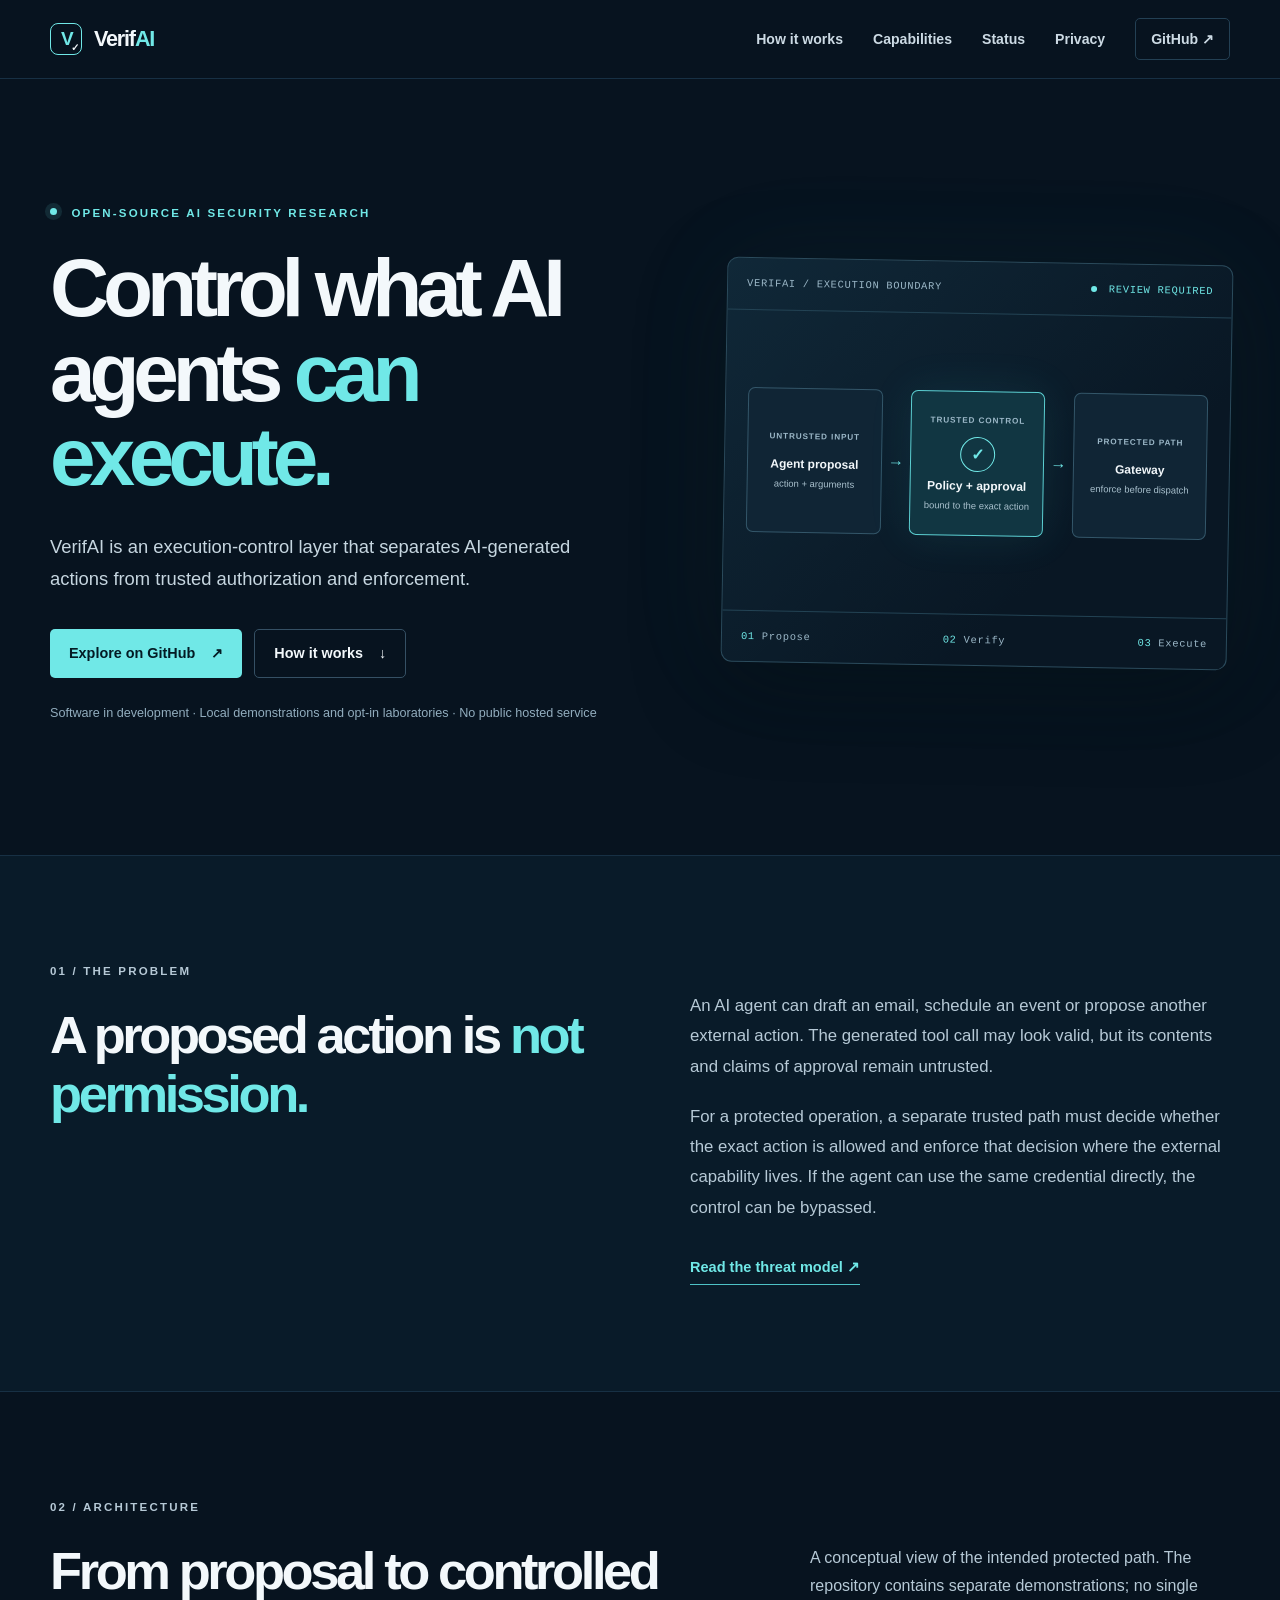
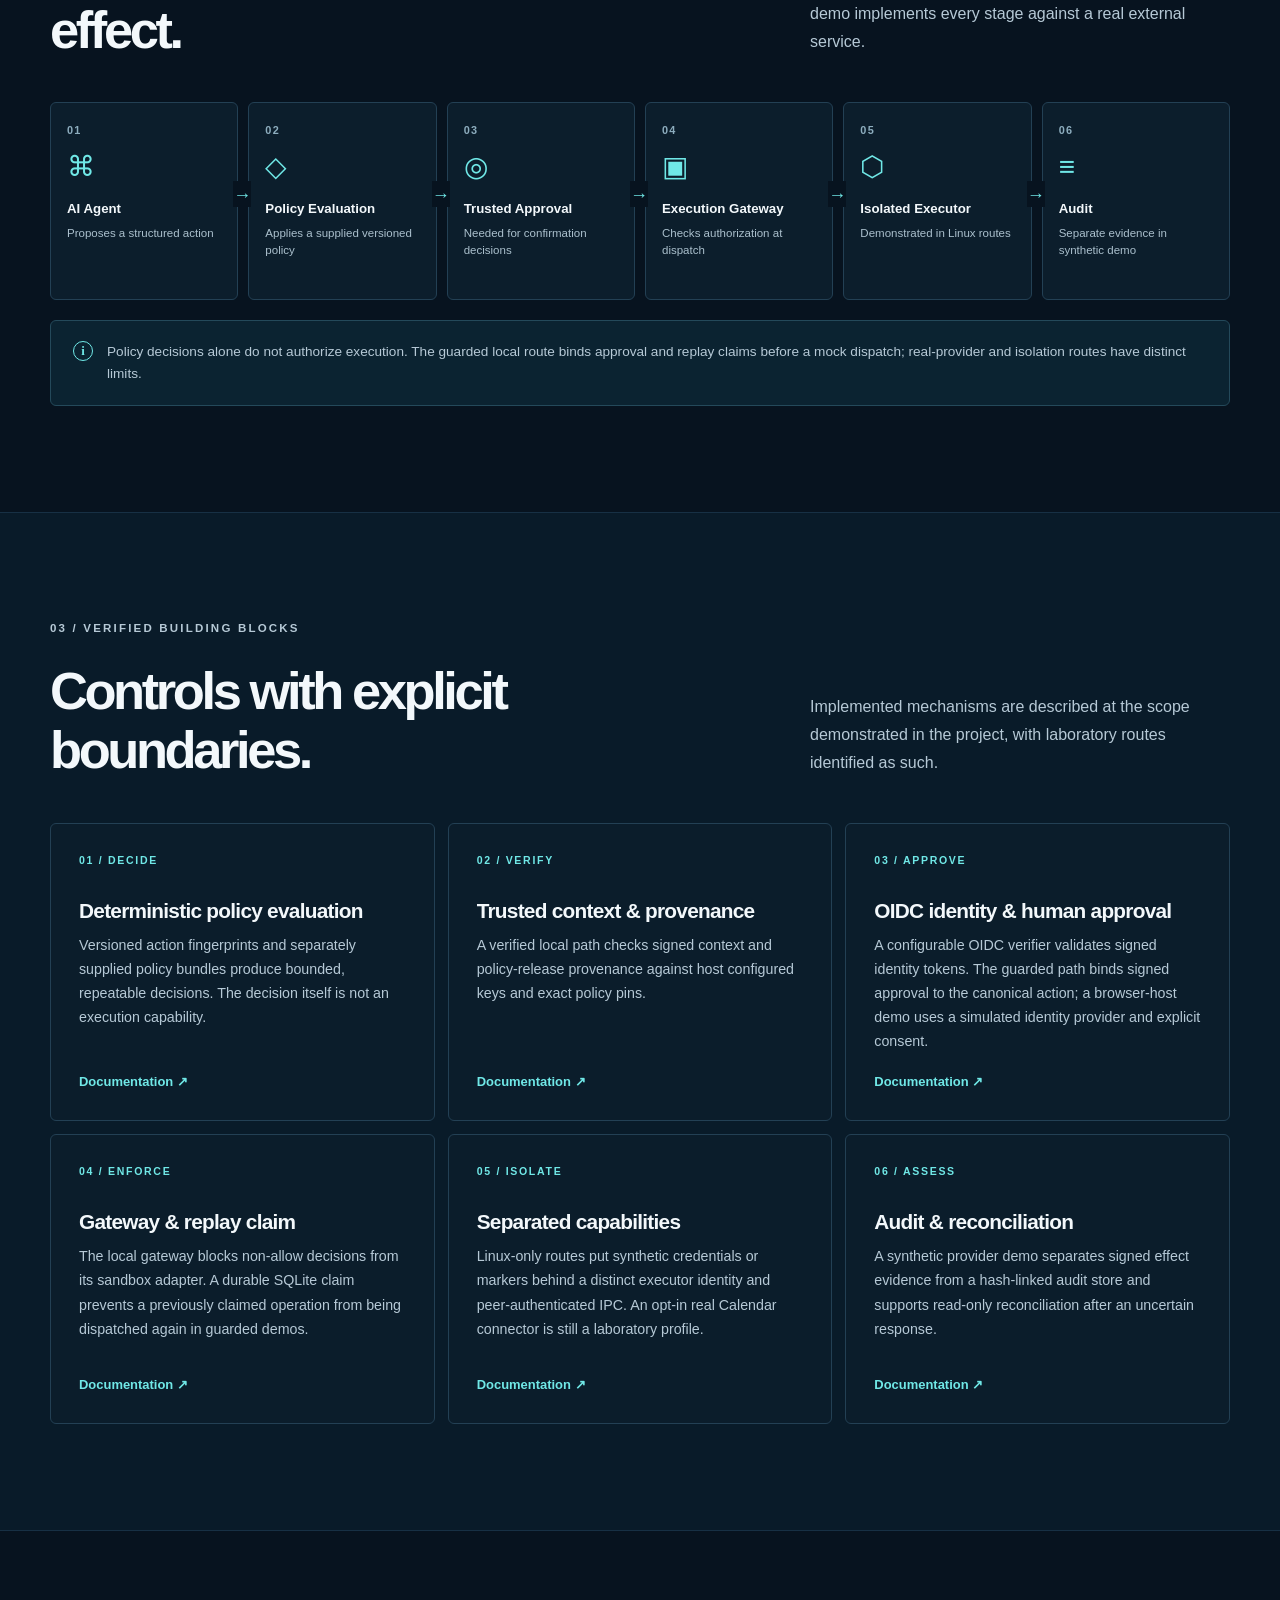
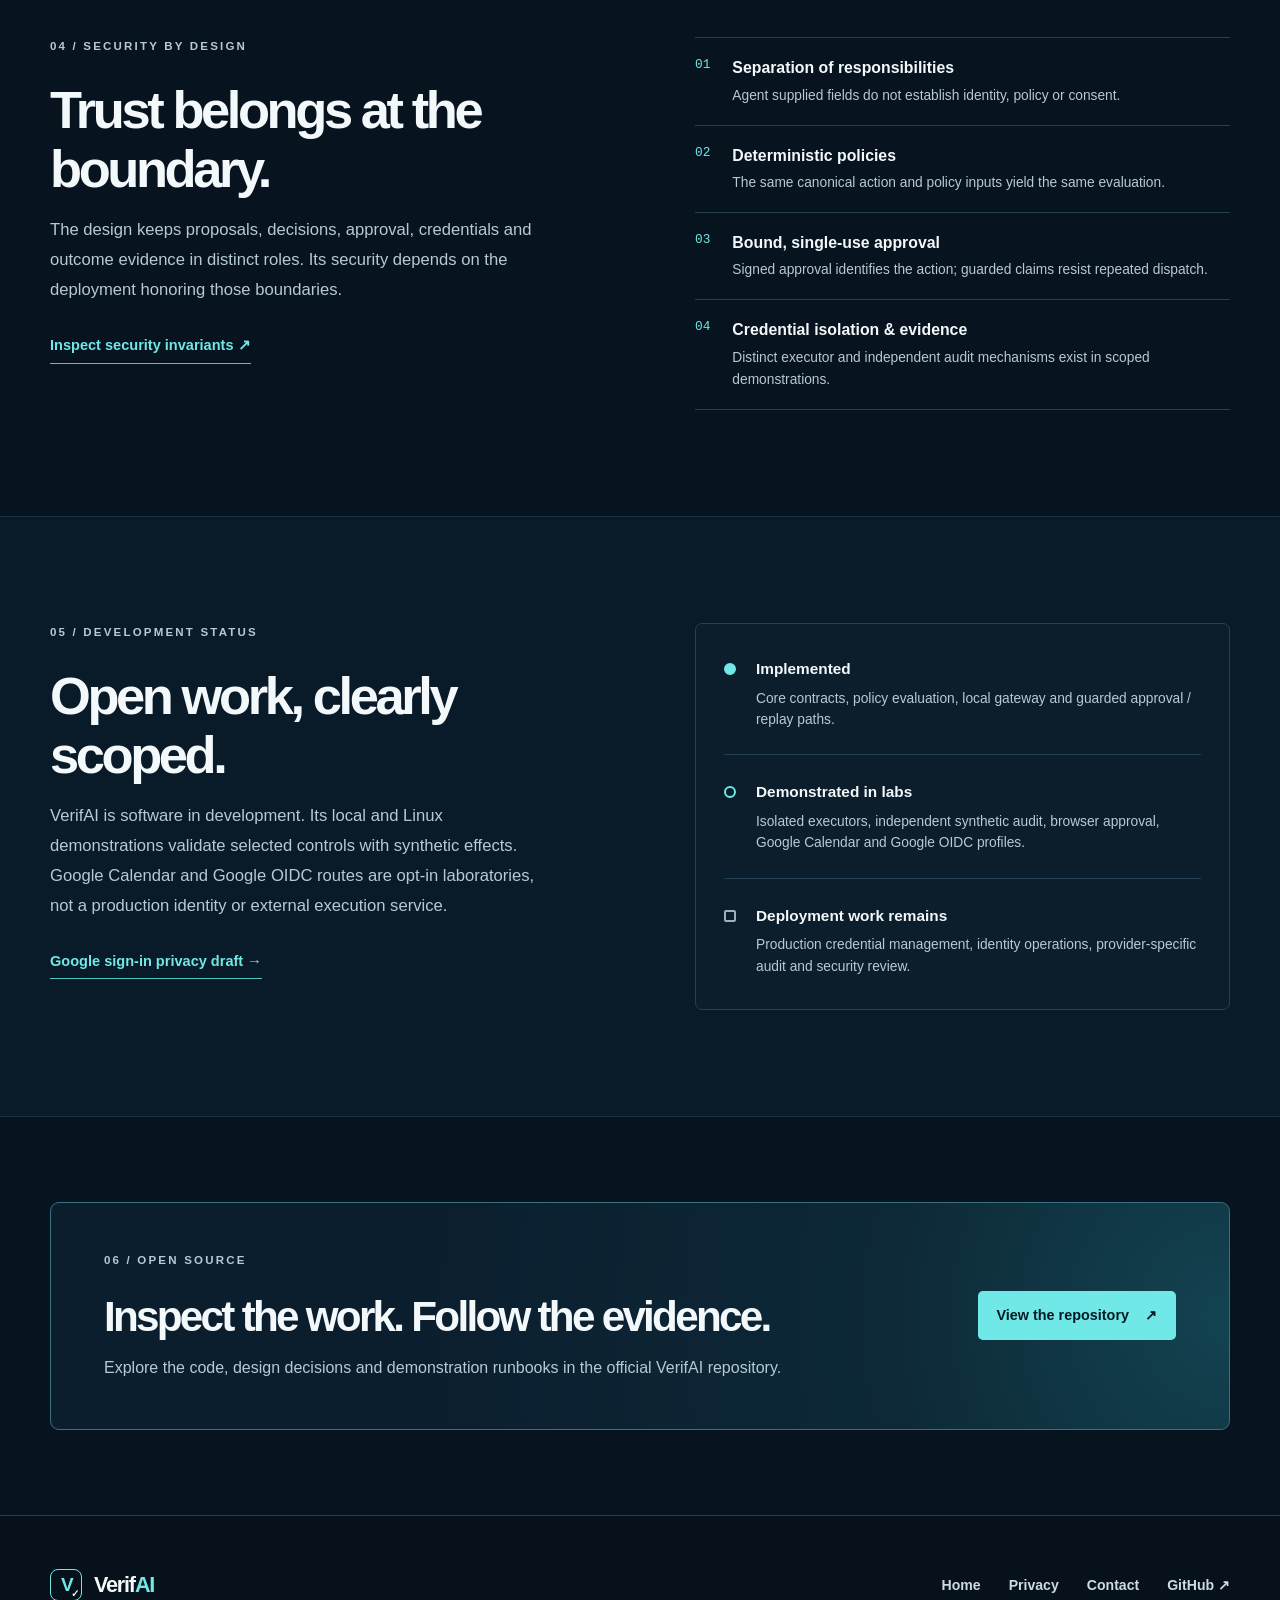
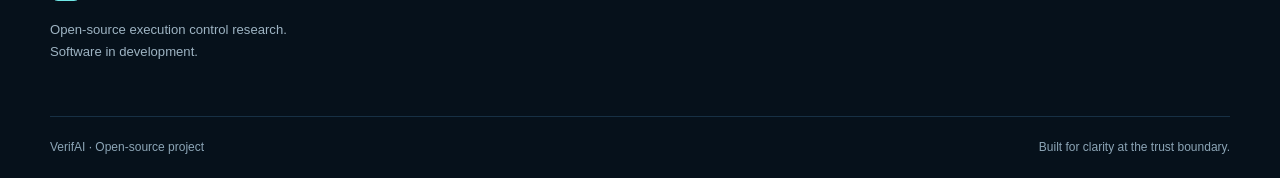
<file: index.html>
<!doctype html>
<html lang="en">
<head>
  <meta charset="utf-8">
  <meta name="google-site-verification" content="GyyQA_bqZAQE-1GQM5td1z6IvohtldfW6ysoO7a2B8w" />
  <meta name="viewport" content="width=device-width, initial-scale=1">
  <meta name="description" content="VerifAI is an open-source execution-control layer for actions proposed by AI agents. Explore deterministic policies, guarded execution, approvals and audit research.">
  <meta name="theme-color" content="#07131f">
  <meta property="og:type" content="website">
  <meta property="og:title" content="VerifAI — Control What AI Agents Can Execute">
  <meta property="og:description" content="An open-source execution-control layer separating AI-generated actions from trusted authorization and enforcement.">
  <meta property="og:image" content="https://michelespecchia.github.io/verifai-site/og-image.png">
  <meta name="twitter:card" content="summary_large_image">
  <link rel="icon" href="favicon.svg" type="image/svg+xml">
  <link rel="stylesheet" href="styles.css">
  <title>VerifAI — Control What AI Agents Can Execute</title>
</head>
<body>
  <a class="skip-link" href="#main">Skip to content</a>
  <header class="site-header">
    <div class="container header-inner">
      <a class="brand" href="index.html" aria-label="VerifAI home"><span class="brand-mark" aria-hidden="true">V<span>✓</span></span><span>Verif<span class="brand-accent">AI</span></span></a>
      <nav aria-label="Primary navigation" class="nav"><a href="#how-it-works">How it works</a><a href="#capabilities">Capabilities</a><a href="#status">Status</a><a href="privacy.html">Privacy</a><a href="https://github.com/MicheleSpecchia/VerifAI" class="nav-repo">GitHub <span aria-hidden="true">↗</span></a></nav>
    </div>
  </header>
  <main id="main">
    <section class="hero container" aria-labelledby="hero-title">
      <div class="hero-copy">
        <p class="eyebrow"><span class="pulse-dot" aria-hidden="true"></span> OPEN-SOURCE AI SECURITY RESEARCH</p>
        <h1 id="hero-title">Control what AI agents <em>can execute.</em></h1>
        <p class="hero-lead">VerifAI is an execution-control layer that separates AI-generated actions from trusted authorization and enforcement.</p>
        <div class="hero-actions"><a class="button button-primary" href="https://github.com/MicheleSpecchia/VerifAI">Explore on GitHub <span aria-hidden="true">↗</span></a><a class="button button-secondary" href="#how-it-works">How it works <span aria-hidden="true">↓</span></a></div>
        <p class="hero-note">Software in development · Local demonstrations and opt-in laboratories · No public hosted service</p>
      </div>
      <div class="hero-visual" aria-label="Conceptual illustration: a proposed action passes a trust boundary before execution" role="img">
        <div class="visual-top"><span>VERIFAI / EXECUTION BOUNDARY</span><span class="visual-live"><i></i> REVIEW REQUIRED</span></div>
        <div class="visual-flow"><div class="flow-agent"><span class="flow-tag">UNTRUSTED INPUT</span><strong>Agent proposal</strong><small>action + arguments</small></div><div class="flow-line"><span>→</span></div><div class="flow-control"><span class="flow-tag">TRUSTED CONTROL</span><div class="control-symbol">✓</div><strong>Policy + approval</strong><small>bound to the exact action</small></div><div class="flow-line"><span>→</span></div><div class="flow-execute"><span class="flow-tag">PROTECTED PATH</span><strong>Gateway</strong><small>enforce before dispatch</small></div></div>
        <div class="visual-bottom"><span><b>01</b> Propose</span><span><b>02</b> Verify</span><span><b>03</b> Execute</span></div>
      </div>
    </section>

    <section class="section problem-section" id="problem" aria-labelledby="problem-title"><div class="container problem-grid"><div><p class="section-kicker">01 / THE PROBLEM</p><h2 id="problem-title">A proposed action is <span class="cyan">not permission.</span></h2></div><div class="problem-copy"><p>An AI agent can draft an email, schedule an event or propose another external action. The generated tool call may look valid, but its contents and claims of approval remain untrusted.</p><p>For a protected operation, a separate trusted path must decide whether the exact action is allowed and enforce that decision where the external capability lives. If the agent can use the same credential directly, the control can be bypassed.</p><a class="text-link" href="https://github.com/MicheleSpecchia/VerifAI/blob/main/docs/threat_model.md">Read the threat model <span aria-hidden="true">↗</span></a></div></div></section>

    <section class="section" id="how-it-works" aria-labelledby="how-title"><div class="container"><p class="section-kicker">02 / ARCHITECTURE</p><div class="section-heading"><h2 id="how-title">From proposal to controlled effect.</h2><p>A conceptual view of the intended protected path. The repository contains separate demonstrations; no single demo implements every stage against a real external service.</p></div><ol class="architecture" aria-label="Conceptual execution path"><li><span class="step-number">01</span><span class="step-icon" aria-hidden="true">⌘</span><strong>AI Agent</strong><small>Proposes a structured action</small></li><li><span class="step-number">02</span><span class="step-icon" aria-hidden="true">◇</span><strong>Policy Evaluation</strong><small>Applies a supplied versioned policy</small></li><li><span class="step-number">03</span><span class="step-icon" aria-hidden="true">◎</span><strong>Trusted Approval</strong><small>Needed for confirmation decisions</small></li><li><span class="step-number">04</span><span class="step-icon" aria-hidden="true">▣</span><strong>Execution Gateway</strong><small>Checks authorization at dispatch</small></li><li><span class="step-number">05</span><span class="step-icon" aria-hidden="true">⬡</span><strong>Isolated Executor</strong><small>Demonstrated in Linux routes</small></li><li><span class="step-number">06</span><span class="step-icon" aria-hidden="true">≡</span><strong>Audit</strong><small>Separate evidence in synthetic demo</small></li></ol><div class="architecture-note"><span class="note-icon" aria-hidden="true">i</span><p>Policy decisions alone do not authorize execution. The guarded local route binds approval and replay claims before a mock dispatch; real-provider and isolation routes have distinct limits.</p></div></div></section>

    <section class="section capabilities-section" id="capabilities" aria-labelledby="cap-title"><div class="container"><p class="section-kicker">03 / VERIFIED BUILDING BLOCKS</p><div class="section-heading"><h2 id="cap-title">Controls with explicit boundaries.</h2><p>Implemented mechanisms are described at the scope demonstrated in the project, with laboratory routes identified as such.</p></div><div class="cards"><article class="card"><span class="card-index">01 / DECIDE</span><h3>Deterministic policy evaluation</h3><p>Versioned action fingerprints and separately supplied policy bundles produce bounded, repeatable decisions. The decision itself is not an execution capability.</p><a href="https://github.com/MicheleSpecchia/VerifAI/blob/main/docs/policy_evaluation.md">Documentation <span aria-hidden="true">↗</span></a></article><article class="card"><span class="card-index">02 / VERIFY</span><h3>Trusted context & provenance</h3><p>A verified local path checks signed context and policy-release provenance against host configured keys and exact policy pins.</p><a href="https://github.com/MicheleSpecchia/VerifAI/blob/main/docs/policy_provenance.md">Documentation <span aria-hidden="true">↗</span></a></article><article class="card"><span class="card-index">03 / APPROVE</span><h3>OIDC identity &amp; human approval</h3><p>A configurable OIDC verifier validates signed identity tokens. The guarded path binds signed approval to the canonical action; a browser-host demo uses a simulated identity provider and explicit consent.</p><a href="https://github.com/MicheleSpecchia/VerifAI/blob/main/docs/browser_approvals.md">Documentation <span aria-hidden="true">↗</span></a></article><article class="card"><span class="card-index">04 / ENFORCE</span><h3>Gateway & replay claim</h3><p>The local gateway blocks non-allow decisions from its sandbox adapter. A durable SQLite claim prevents a previously claimed operation from being dispatched again in guarded demos.</p><a href="https://github.com/MicheleSpecchia/VerifAI/blob/main/docs/replay_protection.md">Documentation <span aria-hidden="true">↗</span></a></article><article class="card"><span class="card-index">05 / ISOLATE</span><h3>Separated capabilities</h3><p>Linux-only routes put synthetic credentials or markers behind a distinct executor identity and peer-authenticated IPC. An opt-in real Calendar connector is still a laboratory profile.</p><a href="https://github.com/MicheleSpecchia/VerifAI/blob/main/docs/isolation_boundary.md">Documentation <span aria-hidden="true">↗</span></a></article><article class="card"><span class="card-index">06 / ASSESS</span><h3>Audit & reconciliation</h3><p>A synthetic provider demo separates signed effect evidence from a hash-linked audit store and supports read-only reconciliation after an uncertain response.</p><a href="https://github.com/MicheleSpecchia/VerifAI/blob/main/docs/independent_audit.md">Documentation <span aria-hidden="true">↗</span></a></article></div></div></section>

    <section class="section security-section" id="security" aria-labelledby="security-title"><div class="container security-grid"><div><p class="section-kicker">04 / SECURITY BY DESIGN</p><h2 id="security-title">Trust belongs at the boundary.</h2><p>The design keeps proposals, decisions, approval, credentials and outcome evidence in distinct roles. Its security depends on the deployment honoring those boundaries.</p><a class="text-link" href="https://github.com/MicheleSpecchia/VerifAI/blob/main/docs/security_invariants.md">Inspect security invariants <span aria-hidden="true">↗</span></a></div><ul class="security-list"><li><span>01</span><div><strong>Separation of responsibilities</strong><p>Agent supplied fields do not establish identity, policy or consent.</p></div></li><li><span>02</span><div><strong>Deterministic policies</strong><p>The same canonical action and policy inputs yield the same evaluation.</p></div></li><li><span>03</span><div><strong>Bound, single-use approval</strong><p>Signed approval identifies the action; guarded claims resist repeated dispatch.</p></div></li><li><span>04</span><div><strong>Credential isolation & evidence</strong><p>Distinct executor and independent audit mechanisms exist in scoped demonstrations.</p></div></li></ul></div></section>

    <section class="section status-section" id="status" aria-labelledby="status-title"><div class="container status-grid"><div><p class="section-kicker">05 / DEVELOPMENT STATUS</p><h2 id="status-title">Open work, clearly scoped.</h2><p>VerifAI is software in development. Its local and Linux demonstrations validate selected controls with synthetic effects. Google Calendar and Google OIDC routes are opt-in laboratories, not a production identity or external execution service.</p><a class="text-link" href="privacy.html">Google sign-in privacy draft <span aria-hidden="true">→</span></a></div><div class="status-panel"><div class="status-row"><span class="status-marker solid"></span><div><strong>Implemented</strong><p>Core contracts, policy evaluation, local gateway and guarded approval / replay paths.</p></div></div><div class="status-row"><span class="status-marker hollow"></span><div><strong>Demonstrated in labs</strong><p>Isolated executors, independent synthetic audit, browser approval, Google Calendar and Google OIDC profiles.</p></div></div><div class="status-row"><span class="status-marker line"></span><div><strong>Deployment work remains</strong><p>Production credential management, identity operations, provider-specific audit and security review.</p></div></div></div></div></section>

    <section class="section open-section" id="open-source" aria-labelledby="open-title"><div class="container open-box"><div><p class="section-kicker">06 / OPEN SOURCE</p><h2 id="open-title">Inspect the work. Follow the evidence.</h2><p>Explore the code, design decisions and demonstration runbooks in the official VerifAI repository.</p></div><a class="button button-primary" href="https://github.com/MicheleSpecchia/VerifAI">View the repository <span aria-hidden="true">↗</span></a></div></section>
  </main>
  <footer class="site-footer"><div class="container footer-inner"><div><a class="brand" href="index.html"><span class="brand-mark" aria-hidden="true">V<span>✓</span></span><span>Verif<span class="brand-accent">AI</span></span></a><p>Open-source execution control research.<br>Software in development.</p></div><nav aria-label="Footer navigation"><a href="index.html">Home</a><a href="privacy.html">Privacy</a><a href="contact.html">Contact</a><a href="https://github.com/MicheleSpecchia/VerifAI">GitHub <span aria-hidden="true">↗</span></a></nav></div><div class="container footer-bottom"><span>VerifAI · Open-source project</span><span>Built for clarity at the trust boundary.</span></div></footer>
</body>
</html>
</file>
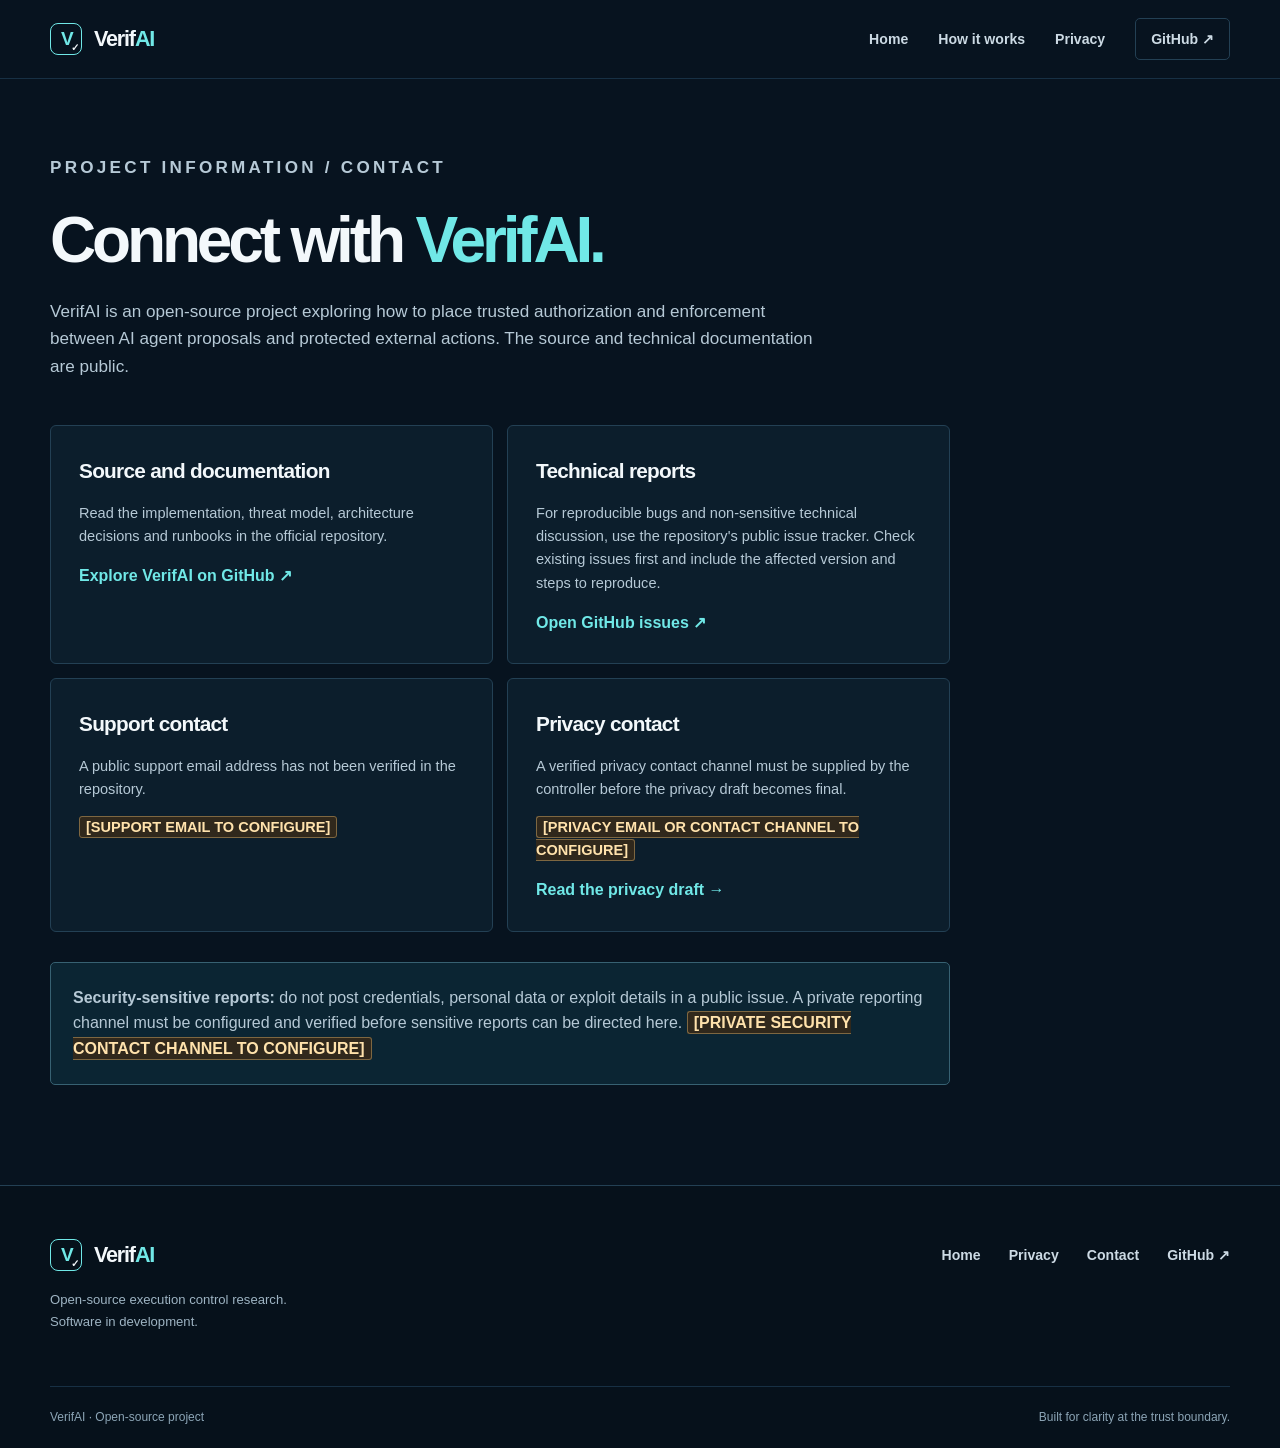
<file: contact.html>
<!doctype html>
<html lang="en">
<head>
  <meta charset="utf-8"><meta name="viewport" content="width=device-width, initial-scale=1"><meta name="description" content="Contact and project channels for VerifAI, the open-source execution-control research project."><meta name="theme-color" content="#07131f"><meta property="og:type" content="website"><meta property="og:title" content="Contact — VerifAI"><meta property="og:description" content="Find VerifAI's official repository and technical reporting channels."><meta property="og:image" content="https://michelespecchia.github.io/verifai-site/og-image.png"><link rel="icon" href="favicon.svg" type="image/svg+xml"><link rel="stylesheet" href="styles.css"><title>Contact — VerifAI</title>
</head>
<body>
  <a class="skip-link" href="#main">Skip to content</a>
  <header class="site-header"><div class="container header-inner"><a class="brand" href="index.html" aria-label="VerifAI home"><span class="brand-mark" aria-hidden="true">V<span>✓</span></span><span>Verif<span class="brand-accent">AI</span></span></a><nav aria-label="Primary navigation" class="nav"><a href="index.html">Home</a><a href="index.html#how-it-works">How it works</a><a href="privacy.html">Privacy</a><a href="https://github.com/MicheleSpecchia/VerifAI" class="nav-repo">GitHub <span aria-hidden="true">↗</span></a></nav></div></header>
  <main id="main" class="container legal-main"><div class="legal-head"><p class="section-kicker">PROJECT INFORMATION / CONTACT</p><h1>Connect with <span class="cyan">VerifAI.</span></h1><p>VerifAI is an open-source project exploring how to place trusted authorization and enforcement between AI agent proposals and protected external actions. The source and technical documentation are public.</p></div><div class="contact-options"><section class="contact-card"><h2>Source and documentation</h2><p>Read the implementation, threat model, architecture decisions and runbooks in the official repository.</p><a href="https://github.com/MicheleSpecchia/VerifAI">Explore VerifAI on GitHub <span aria-hidden="true">↗</span></a></section><section class="contact-card"><h2>Technical reports</h2><p>For reproducible bugs and non-sensitive technical discussion, use the repository's public issue tracker. Check existing issues first and include the affected version and steps to reproduce.</p><a href="https://github.com/MicheleSpecchia/VerifAI/issues">Open GitHub issues <span aria-hidden="true">↗</span></a></section><section class="contact-card"><h2>Support contact</h2><p>A public support email address has not been verified in the repository.</p><p><span class="placeholder">[SUPPORT EMAIL TO CONFIGURE]</span></p></section><section class="contact-card"><h2>Privacy contact</h2><p>A verified privacy contact channel must be supplied by the controller before the privacy draft becomes final.</p><p><span class="placeholder">[PRIVACY EMAIL OR CONTACT CHANNEL TO CONFIGURE]</span></p><a href="privacy.html">Read the privacy draft →</a></section></div><div class="contact-note"><p><strong>Security-sensitive reports:</strong> do not post credentials, personal data or exploit details in a public issue. A private reporting channel must be configured and verified before sensitive reports can be directed here. <span class="placeholder">[PRIVATE SECURITY CONTACT CHANNEL TO CONFIGURE]</span></p></div></main>
  <footer class="site-footer"><div class="container footer-inner"><div><a class="brand" href="index.html"><span class="brand-mark" aria-hidden="true">V<span>✓</span></span><span>Verif<span class="brand-accent">AI</span></span></a><p>Open-source execution control research.<br>Software in development.</p></div><nav aria-label="Footer navigation"><a href="index.html">Home</a><a href="privacy.html">Privacy</a><a href="contact.html" aria-current="page">Contact</a><a href="https://github.com/MicheleSpecchia/VerifAI">GitHub <span aria-hidden="true">↗</span></a></nav></div><div class="container footer-bottom"><span>VerifAI · Open-source project</span><span>Built for clarity at the trust boundary.</span></div></footer>
</body></html>
</file>
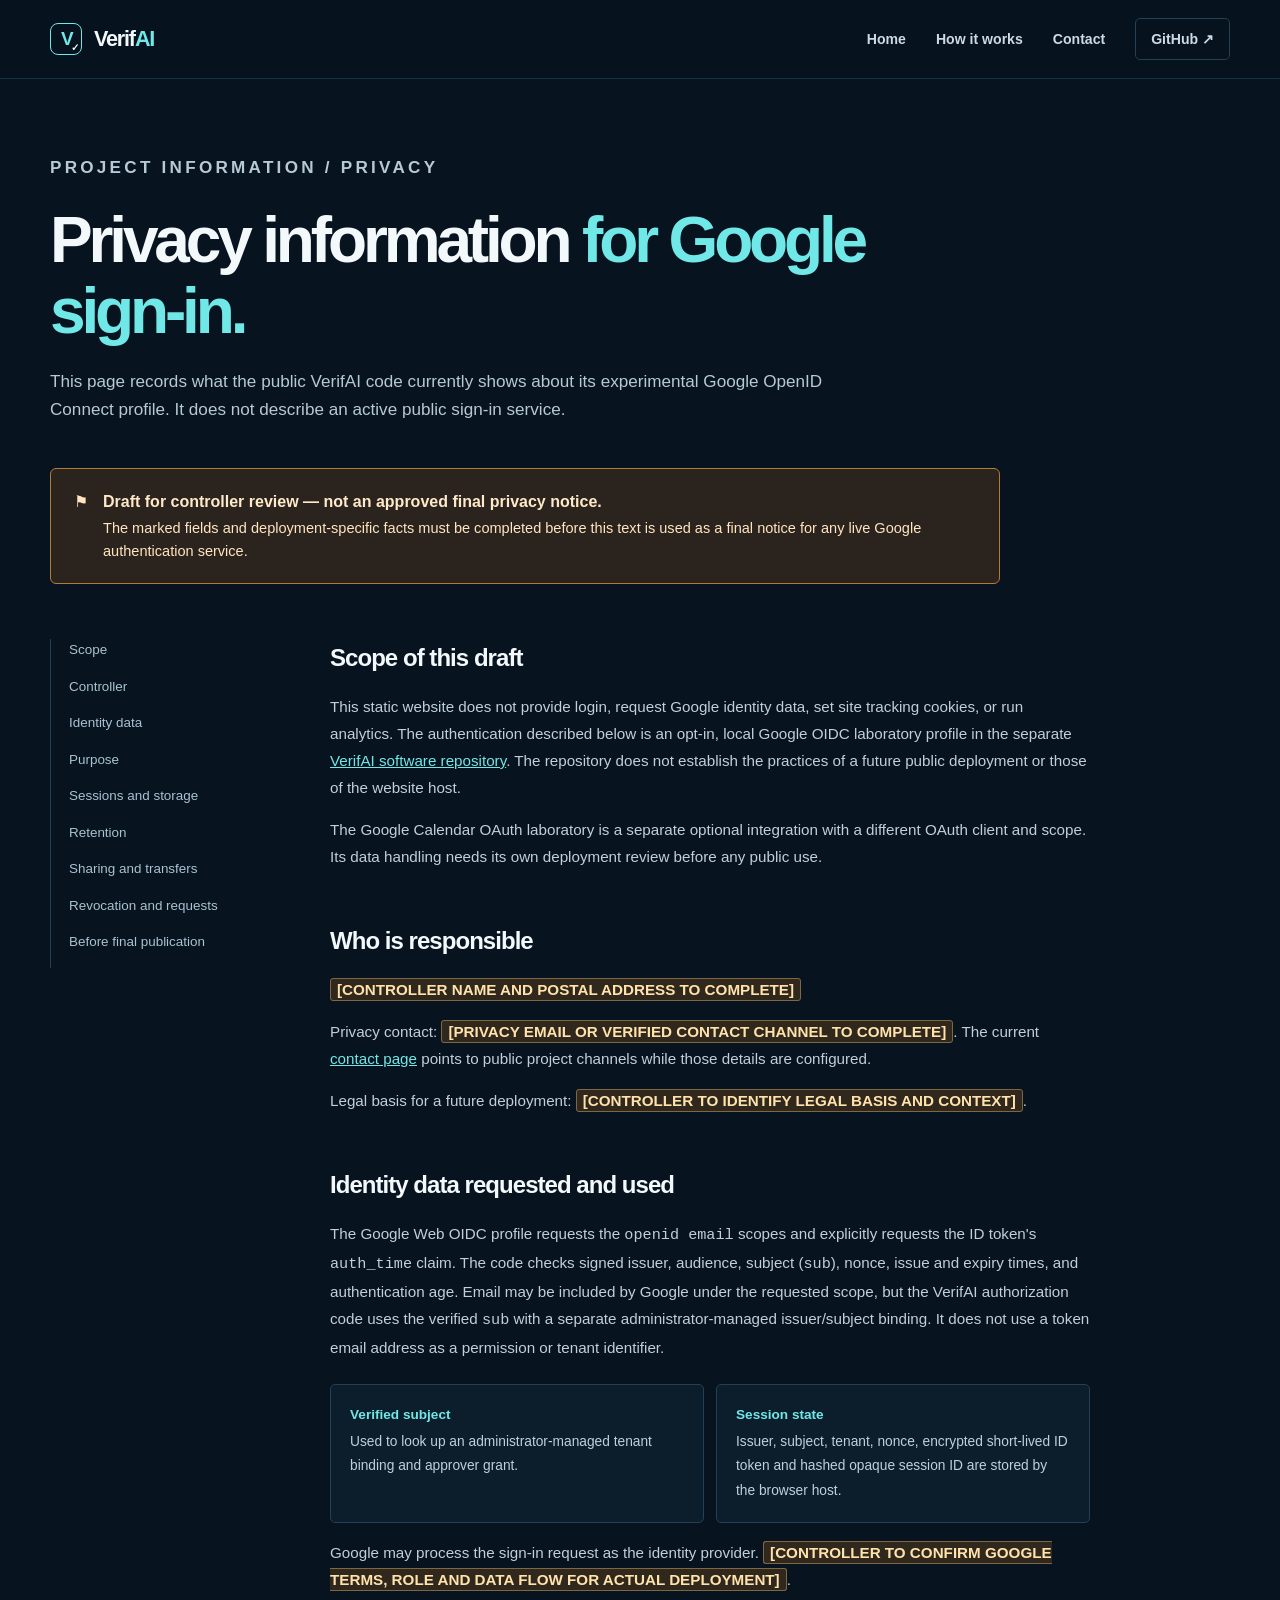
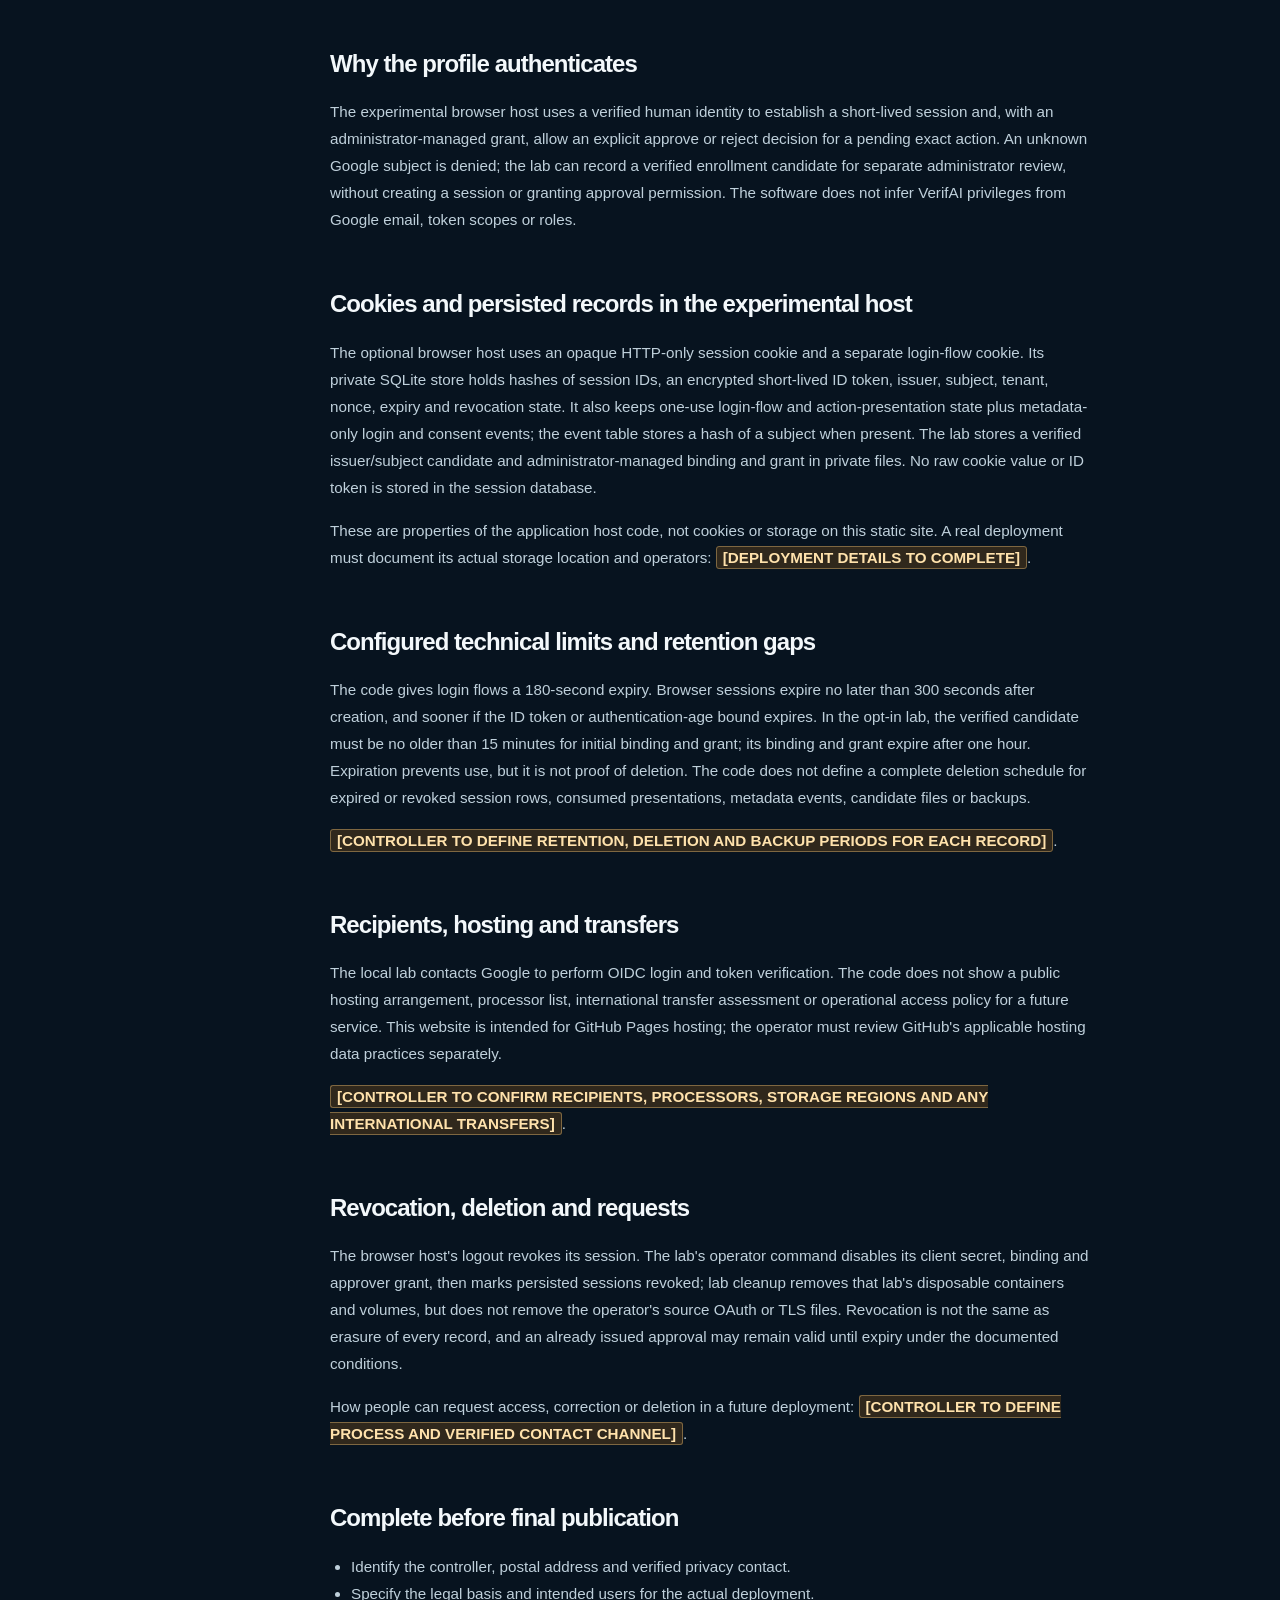
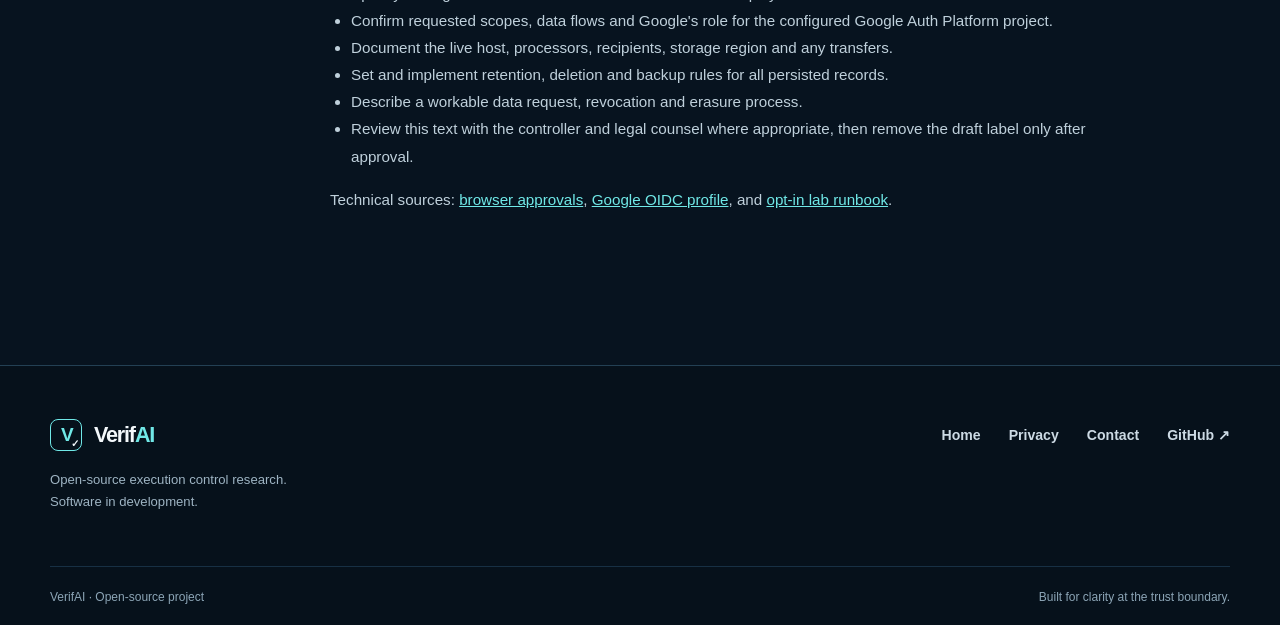
<file: privacy.html>
<!doctype html>
<html lang="en">
<head>
  <meta charset="utf-8"><meta name="viewport" content="width=device-width, initial-scale=1">
  <meta name="description" content="Draft privacy information for VerifAI's experimental Google OpenID Connect authentication profile, with verified technical facts and items pending controller review.">
  <meta name="theme-color" content="#07131f"><meta property="og:type" content="website"><meta property="og:title" content="Privacy draft — VerifAI"><meta property="og:description" content="Verified technical facts and review items for VerifAI's experimental Google OIDC authentication."><meta property="og:image" content="https://michelespecchia.github.io/verifai-site/og-image.png">
  <link rel="icon" href="favicon.svg" type="image/svg+xml"><link rel="stylesheet" href="styles.css"><title>Privacy draft — VerifAI</title>
</head>
<body>
  <a class="skip-link" href="#main">Skip to content</a>
  <header class="site-header"><div class="container header-inner"><a class="brand" href="index.html" aria-label="VerifAI home"><span class="brand-mark" aria-hidden="true">V<span>✓</span></span><span>Verif<span class="brand-accent">AI</span></span></a><nav aria-label="Primary navigation" class="nav"><a href="index.html">Home</a><a href="index.html#how-it-works">How it works</a><a href="contact.html">Contact</a><a href="https://github.com/MicheleSpecchia/VerifAI" class="nav-repo">GitHub <span aria-hidden="true">↗</span></a></nav></div></header>
  <main id="main" class="container legal-main">
    <div class="legal-head"><p class="section-kicker">PROJECT INFORMATION / PRIVACY</p><h1>Privacy information <span class="cyan">for Google sign-in.</span></h1><p>This page records what the public VerifAI code currently shows about its experimental Google OpenID Connect profile. It does not describe an active public sign-in service.</p></div>
    <div class="draft-banner" role="note"><span aria-hidden="true">⚑</span><div><strong>Draft for controller review — not an approved final privacy notice.</strong><p>The marked fields and deployment-specific facts must be completed before this text is used as a final notice for any live Google authentication service.</p></div></div>
    <div class="legal-layout"><nav aria-label="Privacy page sections" class="legal-nav"><a href="#scope">Scope</a><a href="#controller">Controller</a><a href="#data">Identity data</a><a href="#purpose">Purpose</a><a href="#storage">Sessions and storage</a><a href="#retention">Retention</a><a href="#sharing">Sharing and transfers</a><a href="#rights">Revocation and requests</a><a href="#review">Before final publication</a></nav><div class="legal-content">
      <section id="scope"><h2>Scope of this draft</h2><p>This static website does not provide login, request Google identity data, set site tracking cookies, or run analytics. The authentication described below is an opt-in, local Google OIDC laboratory profile in the separate <a href="https://github.com/MicheleSpecchia/VerifAI">VerifAI software repository</a>. The repository does not establish the practices of a future public deployment or those of the website host.</p><p>The Google Calendar OAuth laboratory is a separate optional integration with a different OAuth client and scope. Its data handling needs its own deployment review before any public use.</p></section>
      <section id="controller"><h2>Who is responsible</h2><p><span class="placeholder">[CONTROLLER NAME AND POSTAL ADDRESS TO COMPLETE]</span></p><p>Privacy contact: <span class="placeholder">[PRIVACY EMAIL OR VERIFIED CONTACT CHANNEL TO COMPLETE]</span>. The current <a href="contact.html">contact page</a> points to public project channels while those details are configured.</p><p>Legal basis for a future deployment: <span class="placeholder">[CONTROLLER TO IDENTIFY LEGAL BASIS AND CONTEXT]</span>.</p></section>
      <section id="data"><h2>Identity data requested and used</h2><p>The Google Web OIDC profile requests the <code>openid email</code> scopes and explicitly requests the ID token's <code>auth_time</code> claim. The code checks signed issuer, audience, subject (<code>sub</code>), nonce, issue and expiry times, and authentication age. Email may be included by Google under the requested scope, but the VerifAI authorization code uses the verified <code>sub</code> with a separate administrator-managed issuer/subject binding. It does not use a token email address as a permission or tenant identifier.</p><div class="fact-grid"><div class="fact"><strong>Verified subject</strong><p>Used to look up an administrator-managed tenant binding and approver grant.</p></div><div class="fact"><strong>Session state</strong><p>Issuer, subject, tenant, nonce, encrypted short-lived ID token and hashed opaque session ID are stored by the browser host.</p></div></div><p>Google may process the sign-in request as the identity provider. <span class="placeholder">[CONTROLLER TO CONFIRM GOOGLE TERMS, ROLE AND DATA FLOW FOR ACTUAL DEPLOYMENT]</span>.</p></section>
      <section id="purpose"><h2>Why the profile authenticates</h2><p>The experimental browser host uses a verified human identity to establish a short-lived session and, with an administrator-managed grant, allow an explicit approve or reject decision for a pending exact action. An unknown Google subject is denied; the lab can record a verified enrollment candidate for separate administrator review, without creating a session or granting approval permission. The software does not infer VerifAI privileges from Google email, token scopes or roles.</p></section>
      <section id="storage"><h2>Cookies and persisted records in the experimental host</h2><p>The optional browser host uses an opaque HTTP-only session cookie and a separate login-flow cookie. Its private SQLite store holds hashes of session IDs, an encrypted short-lived ID token, issuer, subject, tenant, nonce, expiry and revocation state. It also keeps one-use login-flow and action-presentation state plus metadata-only login and consent events; the event table stores a hash of a subject when present. The lab stores a verified issuer/subject candidate and administrator-managed binding and grant in private files. No raw cookie value or ID token is stored in the session database.</p><p>These are properties of the application host code, not cookies or storage on this static site. A real deployment must document its actual storage location and operators: <span class="placeholder">[DEPLOYMENT DETAILS TO COMPLETE]</span>.</p></section>
      <section id="retention"><h2>Configured technical limits and retention gaps</h2><p>The code gives login flows a 180-second expiry. Browser sessions expire no later than 300 seconds after creation, and sooner if the ID token or authentication-age bound expires. In the opt-in lab, the verified candidate must be no older than 15 minutes for initial binding and grant; its binding and grant expire after one hour. Expiration prevents use, but it is not proof of deletion. The code does not define a complete deletion schedule for expired or revoked session rows, consumed presentations, metadata events, candidate files or backups.</p><p><span class="placeholder">[CONTROLLER TO DEFINE RETENTION, DELETION AND BACKUP PERIODS FOR EACH RECORD]</span>.</p></section>
      <section id="sharing"><h2>Recipients, hosting and transfers</h2><p>The local lab contacts Google to perform OIDC login and token verification. The code does not show a public hosting arrangement, processor list, international transfer assessment or operational access policy for a future service. This website is intended for GitHub Pages hosting; the operator must review GitHub's applicable hosting data practices separately.</p><p><span class="placeholder">[CONTROLLER TO CONFIRM RECIPIENTS, PROCESSORS, STORAGE REGIONS AND ANY INTERNATIONAL TRANSFERS]</span>.</p></section>
      <section id="rights"><h2>Revocation, deletion and requests</h2><p>The browser host's logout revokes its session. The lab's operator command disables its client secret, binding and approver grant, then marks persisted sessions revoked; lab cleanup removes that lab's disposable containers and volumes, but does not remove the operator's source OAuth or TLS files. Revocation is not the same as erasure of every record, and an already issued approval may remain valid until expiry under the documented conditions.</p><p>How people can request access, correction or deletion in a future deployment: <span class="placeholder">[CONTROLLER TO DEFINE PROCESS AND VERIFIED CONTACT CHANNEL]</span>.</p></section>
      <section id="review"><h2>Complete before final publication</h2><ul><li>Identify the controller, postal address and verified privacy contact.</li><li>Specify the legal basis and intended users for the actual deployment.</li><li>Confirm requested scopes, data flows and Google's role for the configured Google Auth Platform project.</li><li>Document the live host, processors, recipients, storage region and any transfers.</li><li>Set and implement retention, deletion and backup rules for all persisted records.</li><li>Describe a workable data request, revocation and erasure process.</li><li>Review this text with the controller and legal counsel where appropriate, then remove the draft label only after approval.</li></ul><p>Technical sources: <a href="https://github.com/MicheleSpecchia/VerifAI/blob/main/docs/browser_approvals.md">browser approvals</a>, <a href="https://github.com/MicheleSpecchia/VerifAI/blob/main/docs/adr/0015-google-oidc-web-interoperability.md">Google OIDC profile</a>, and <a href="https://github.com/MicheleSpecchia/VerifAI/blob/main/examples/google_oidc_live_lab/README.md">opt-in lab runbook</a>.</p></section>
    </div></div>
  </main>
  <footer class="site-footer"><div class="container footer-inner"><div><a class="brand" href="index.html"><span class="brand-mark" aria-hidden="true">V<span>✓</span></span><span>Verif<span class="brand-accent">AI</span></span></a><p>Open-source execution control research.<br>Software in development.</p></div><nav aria-label="Footer navigation"><a href="index.html">Home</a><a href="privacy.html" aria-current="page">Privacy</a><a href="contact.html">Contact</a><a href="https://github.com/MicheleSpecchia/VerifAI">GitHub <span aria-hidden="true">↗</span></a></nav></div><div class="container footer-bottom"><span>VerifAI · Open-source project</span><span>Built for clarity at the trust boundary.</span></div></footer>
</body></html>
</file>
<file: styles.css>
:root {
  color-scheme:dark;
  --bg:#07131f;
  --bg-2:#0a1927;
  --panel:#0c1e2c;
  --line:#234054;
  --line-soft:#173044;
  --text:#f3f8fb;
  --muted:#b6c9d6;
  --cyan:#70e8e7;
  --cyan-strong:#39d8df;
  --max:1180px
}
* {
  box-sizing:border-box
}
html {
  scroll-behavior:smooth
}
body {
  margin:0;
  background:var(--bg);
  color:var(--text);
  font-family:Inter,ui-sans-serif,-apple-system,BlinkMacSystemFont,"Segoe UI",sans-serif;
  line-height:1.6;
  -webkit-font-smoothing:antialiased
}
a {
  color:inherit
}
a:hover {
  color:var(--cyan)
}
a:focus-visible,button:focus-visible {
  outline:3px solid var(--cyan);
  outline-offset:4px;
  border-radius:3px
}
::selection {
  background:#317e88;
  color:white
}
.container {
  width:min(calc(100% - 48px),var(--max));
  margin-inline:auto
}
.skip-link {
  position:absolute;
  left:16px;
  top:-70px;
  z-index:100;
  padding:10px 16px;
  background:var(--cyan);
  color:#03131c;
  font-weight:700
}
.skip-link:focus {
  top:12px
}
.site-header {
  position:relative;
  z-index:10;
  border-bottom:1px solid var(--line-soft);
  background:#07131fea
}
.header-inner {
  min-height:78px;
  display:flex;
  justify-content:space-between;
  align-items:center;
  gap:24px
}
.brand {
  display:inline-flex;
  align-items:center;
  gap:12px;
  text-decoration:none;
  font-size:1.35rem;
  font-weight:780;
  letter-spacing:-.055em;
  color:var(--text)
}
.brand:hover {
  color:var(--text)
}
.brand-accent {
  color:var(--cyan)
}
.brand-mark {
  position:relative;
  display:inline-grid;
  place-items:center;
  width:32px;
  height:32px;
  border:1.5px solid var(--cyan);
  border-radius:8px;
  color:var(--cyan);
  font-weight:900;
  font-size:19px;
  line-height:1;
  letter-spacing:-.13em
}
.brand-mark span {
  position:absolute;
  font-size:10px;
  right:2px;
  bottom:1px;
  color:var(--text);
  letter-spacing:0
}
.nav {
  display:flex;
  gap:30px;
  align-items:center
}
.nav a,.site-footer nav a {
  font-size:.88rem;
  font-weight:620;
  color:#ccdae4;
  text-decoration:none;
  white-space:nowrap
}
.nav a:hover,.site-footer nav a:hover {
  color:var(--cyan)
}
.nav-repo {
  border:1px solid var(--line);
  padding:9px 15px;
  border-radius:5px
}
.nav-repo:hover {
  border-color:var(--cyan)
}
.hero {
  display:grid;
  grid-template-columns:minmax(0,1.1fr) minmax(0,.9fr);
  align-items:center;
  gap:55px;
  padding-block:125px 132px
}
.eyebrow,.section-kicker {
  margin:0 0 24px;
  color:var(--cyan);
  font-size:.72rem;
  font-weight:780;
  letter-spacing:.19em
}
.pulse-dot {
  display:inline-block;
  width:7px;
  height:7px;
  margin-right:9px;
  border-radius:50%;
  background:var(--cyan);
  box-shadow:0 0 0 5px #70e8e71b;
  vertical-align:2px
}
.hero h1 {
  max-width:750px;
  margin:0;
  font-size:clamp(3.55rem,6.4vw,6.05rem);
  line-height:1.03;
  letter-spacing:-.075em;
  font-weight:760
}
.hero h1 em {
  font-style:normal;
  color:var(--cyan)
}
.hero-lead {
  max-width:570px;
  color:#c6d6e0;
  font-size:1.15rem;
  line-height:1.75;
  margin:31px 0 0
}
.hero-actions {
  display:flex;
  flex-wrap:wrap;
  gap:12px;
  margin-top:34px
}
.button {
  display:inline-flex;
  justify-content:center;
  align-items:center;
  gap:16px;
  min-height:49px;
  padding:11px 19px;
  border-radius:5px;
  font-size:.9rem;
  font-weight:760;
  text-decoration:none;
  transition:transform .2s,border-color .2s,background-color .2s
}
.button:hover {
  transform:translateY(-2px)
}
.button-primary {
  background:var(--cyan);
  color:#031b24
}
.button-primary:hover {
  background:#a7f8f3;
  color:#031b24
}
.button-secondary {
  border:1px solid #355064;
  color:var(--text)
}
.button-secondary:hover {
  border-color:var(--cyan);
  color:var(--text)
}
.hero-note {
  margin:25px 0 0;
  color:#92adbe;
  font-size:.79rem
}
.hero-visual {
  border:1px solid #2b4b5c;
  border-radius:11px;
  background:linear-gradient(135deg,#102838,#091724 70%);
  box-shadow:0 25px 90px #0005,0 0 110px #37c7d311;
  overflow:hidden;
  transform:rotate(1deg)
}
.visual-top,.visual-bottom {
  display:flex;
  align-items:center;
  justify-content:space-between;
  padding:17px 19px;
  border-bottom:1px solid #234354;
  font-family:ui-monospace,SFMono-Regular,Menlo,monospace;
  color:#9cb8c8;
  font-size:.65rem;
  letter-spacing:.07em
}
.visual-live {
  color:var(--cyan);
  white-space:nowrap
}
.visual-live i {
  display:inline-block;
  width:6px;
  height:6px;
  margin-right:5px;
  background:var(--cyan);
  border-radius:50%
}
.visual-flow {
  display:flex;
  align-items:center;
  justify-content:space-around;
  gap:2px;
  min-height:300px;
  padding:27px 20px
}
.visual-flow>div:not(.flow-line) {
  width:29%;
  min-height:145px;
  padding:13px 10px;
  border:1px solid #335669;
  border-radius:7px;
  display:flex;
  flex-direction:column;
  justify-content:center;
  text-align:center;
  background:#102535
}
.visual-flow .flow-control {
  border-color:#5bced1!important;
  background:#113642!important;
  box-shadow:0 0 45px #39d8df19
}
.flow-tag {
  color:#9cb8c8;
  font-size:.51rem;
  font-weight:750;
  letter-spacing:.11em
}
.visual-flow strong {
  font-size:.75rem;
  line-height:1.35;
  margin-top:13px
}
.visual-flow small {
  font-size:.59rem;
  color:#a9c0cd;
  margin-top:4px
}
.flow-line {
  color:var(--cyan);
  font-size:1rem
}
.control-symbol {
  display:grid;
  place-items:center;
  width:35px;
  height:35px;
  margin:10px auto -7px;
  border:1px solid var(--cyan);
  border-radius:50%;
  color:var(--cyan);
  font-weight:800
}
.visual-bottom {
  border-bottom:0;
  border-top:1px solid #234354
}
.visual-bottom b {
  color:var(--cyan);
  font-weight:500
}
.section {
  padding-block:106px
}
.section h2 {
  margin:0;
  color:var(--text);
  font-size:clamp(2.5rem,4.1vw,4.1rem);
  font-weight:740;
  line-height:1.13;
  letter-spacing:-.065em
}
.section h3 {
  letter-spacing:-.035em
}
.section p {
  color:var(--muted)
}
.cyan {
  color:var(--cyan)
}
.problem-section {
  border-block:1px solid var(--line-soft);
  background:#091b29
}
.problem-grid {
  display:grid;
  grid-template-columns:1fr 1fr;
  gap:100px;
  align-items:start
}
.problem-copy {
  padding-top:29px
}
.problem-copy p {
  margin:0 0 20px;
  font-size:1.05rem;
  line-height:1.8
}
.text-link {
  display:inline-block;
  margin-top:13px;
  color:var(--cyan);
  font-weight:700;
  font-size:.91rem;
  text-decoration:none;
  border-bottom:1px solid #4ec2c6;
  padding-bottom:5px
}
.text-link:hover {
  color:#aff8f4
}
.section-heading {
  display:flex;
  justify-content:space-between;
  gap:80px;
  align-items:end;
  margin-bottom:43px
}
.section-heading h2 {
  max-width:610px
}
.section-heading p {
  max-width:420px;
  margin:0 0 3px;
  line-height:1.75
}
.architecture {
  display:grid;
  grid-template-columns:repeat(6,1fr);
  list-style:none;
  margin:0;
  padding:0;
  gap:10px
}
.architecture li {
  position:relative;
  min-height:198px;
  padding:19px 16px 20px;
  border:1px solid var(--line);
  background:var(--panel);
  border-radius:6px
}
.architecture li:not(:last-child):after {
  content:"→";
  position:absolute;
  right:-14px;
  top:78px;
  z-index:1;
  display:grid;
  place-items:center;
  width:18px;
  height:26px;
  background:var(--bg);
  color:var(--cyan);
  font-size:18px
}
.step-number {
  display:block;
  color:#8dadbe;
  font-size:.68rem;
  font-weight:750;
  letter-spacing:.12em
}
.step-icon {
  display:block;
  height:46px;
  margin:13px 0 1px;
  color:var(--cyan);
  font-size:1.75rem;
  line-height:1
}
.architecture strong {
  display:block;
  font-size:.83rem;
  line-height:1.3
}
.architecture small {
  display:block;
  margin-top:8px;
  color:#abc0cd;
  font-size:.72rem;
  line-height:1.5
}
.architecture-note {
  display:flex;
  gap:14px;
  align-items:start;
  padding:20px 22px;
  margin-top:20px;
  border:1px solid #24495a;
  border-radius:6px;
  background:#0b2331
}
.architecture-note p {
  margin:0;
  font-size:.85rem
}
.note-icon {
  display:grid;
  place-items:center;
  flex:none;
  width:20px;
  height:20px;
  border-radius:50%;
  border:1px solid var(--cyan);
  font:700 .8rem ui-monospace;
  color:var(--cyan)
}
.capabilities-section {
  background:#091b29;
  border-block:1px solid var(--line-soft)
}
.cards {
  display:grid;
  grid-template-columns:repeat(3,1fr);
  gap:13px
}
.card {
  min-height:290px;
  display:flex;
  flex-direction:column;
  padding:28px;
  border:1px solid var(--line);
  border-radius:6px;
  background:#0b1d2b;
  transition:border-color .2s,transform .2s
}
.card:hover {
  border-color:#4a8d9a;
  transform:translateY(-3px)
}
.card-index {
  font-size:.66rem;
  letter-spacing:.16em;
  font-weight:750;
  color:var(--cyan)
}
.card h3 {
  font-size:1.3rem;
  line-height:1.3;
  margin:28px 0 9px
}
.card p {
  font-size:.89rem;
  line-height:1.7;
  margin:0 0 18px
}
.card a {
  margin-top:auto;
  align-self:start;
  font-size:.81rem;
  font-weight:700;
  color:var(--cyan);
  text-decoration:none
}
.card a:hover {
  text-decoration:underline
}
.security-grid,.status-grid {
  display:grid;
  grid-template-columns:1fr 1fr;
  gap:110px
}
.security-grid>div>p:not(.section-kicker),.status-grid>div>p:not(.section-kicker) {
  max-width:500px;
  font-size:1.04rem;
  line-height:1.8
}
.security-list {
  list-style:none;
  padding:0;
  margin:0
}
.security-list li {
  display:flex;
  gap:22px;
  padding:17px 0;
  border-bottom:1px solid var(--line)
}
.security-list li:first-child {
  border-top:1px solid var(--line)
}
.security-list li>span {
  font-family:ui-monospace,Menlo,monospace;
  color:var(--cyan);
  font-size:.8rem
}
.security-list strong {
  font-size:.99rem
}
.security-list p {
  margin:4px 0 0;
  font-size:.86rem;
  line-height:1.65
}
.status-section {
  background:#091b29;
  border-block:1px solid var(--line-soft)
}
.status-panel {
  padding:8px 28px;
  border:1px solid var(--line);
  border-radius:7px;
  background:var(--panel)
}
.status-row {
  display:flex;
  gap:20px;
  padding:24px 0;
  border-bottom:1px solid var(--line)
}
.status-row:last-child {
  border-bottom:0
}
.status-row strong {
  font-size:.96rem
}
.status-row p {
  font-size:.86rem;
  line-height:1.55;
  margin:6px 0 0
}
.status-marker {
  flex:none;
  width:12px;
  height:12px;
  margin-top:7px;
  border:2px solid var(--cyan);
  border-radius:50%
}
.status-marker.solid {
  background:var(--cyan)
}
.status-marker.line {
  border-radius:2px;
  border-color:#9eafbd
}
.open-section {
  padding-block:85px
}
.open-box {
  display:flex;
  justify-content:space-between;
  align-items:center;
  gap:40px;
  padding:48px 53px;
  border:1px solid #367182;
  border-radius:9px;
  background:radial-gradient(circle at right center,#134351 0,#0d2837 30%,#0b1e2e 70%)
}
.open-box h2 {
  font-size:clamp(2rem,3.3vw,3.3rem)
}
.open-box p:not(.section-kicker) {
  margin:14px 0 0
}
.open-box .button {
  flex:none
}
.site-footer {
  border-top:1px solid var(--line);
  background:#06111b
}
.footer-inner {
  display:flex;
  justify-content:space-between;
  gap:40px;
  padding-block:52px
}
.footer-inner p {
  font-size:.82rem;
  line-height:1.7;
  margin:17px 0 0;
  color:#9eb4c3
}
.site-footer nav {
  display:flex;
  align-items:start;
  flex-wrap:wrap;
  gap:28px;
  padding-top:6px
}
.footer-bottom {
  display:flex;
  justify-content:space-between;
  gap:20px;
  border-top:1px solid var(--line-soft);
  padding-block:21px;
  color:#8ca5b6;
  font-size:.75rem
}
.legal-main {
  padding-block:75px 100px
}
.legal-head {
  max-width:850px;
  margin-bottom:45px
}
.legal-head h1 {
  font-size:clamp(2.7rem,5vw,4.9rem);
  line-height:1.1;
  letter-spacing:-.065em;
  margin:0 0 22px
}
.legal-head p {
  max-width:780px;
  color:var(--muted);
  font-size:1.07rem
}
.draft-banner {
  display:flex;
  align-items:start;
  gap:15px;
  max-width:950px;
  padding:20px 23px;
  border:1px solid #b47a3a;
  background:#2b241e;
  border-radius:6px;
  color:#ffe5c1
}
.draft-banner strong {
  color:#ffe9c8
}
.draft-banner p {
  margin:2px 0 0;
  font-size:.91rem
}
.legal-layout {
  display:grid;
  grid-template-columns:210px minmax(0,760px);
  gap:70px;
  margin-top:55px
}
.legal-nav {
  position:sticky;
  top:24px;
  align-self:start;
  border-left:1px solid var(--line);
  padding-left:18px
}
.legal-nav a {
  display:block;
  margin:0 0 15px;
  text-decoration:none;
  color:#aac2d1;
  font-size:.84rem
}
.legal-nav a:hover {
  color:var(--cyan)
}
.legal-content section {
  scroll-margin-top:30px;
  margin-bottom:52px
}
.legal-content h2 {
  margin:0 0 15px;
  font-size:1.5rem;
  letter-spacing:-.04em
}
.legal-content h3 {
  font-size:1.05rem;
  margin:25px 0 9px
}
.legal-content p,.legal-content li {
  color:#bfd0db;
  font-size:.95rem;
  line-height:1.78
}
.legal-content ul {
  padding-left:21px
}
.legal-content a {
  color:var(--cyan)
}
.legal-content a:hover {
  color:#b6fffa
}
.placeholder {
  color:#ffe2ac;
  background:#30281c;
  border:1px solid #7e6741;
  padding:2px 6px;
  border-radius:3px;
  font-weight:700
}
.fact-grid {
  display:grid;
  grid-template-columns:repeat(2,1fr);
  gap:12px;
  margin-top:23px
}
.fact {
  padding:19px;
  border:1px solid var(--line);
  border-radius:5px;
  background:var(--panel)
}
.fact strong {
  display:block;
  margin-bottom:4px;
  font-size:.85rem;
  color:var(--cyan)
}
.fact p {
  font-size:.86rem;
  margin:0
}
.contact-options {
  display:grid;
  grid-template-columns:repeat(2,1fr);
  gap:14px;
  max-width:900px
}
.contact-card {
  padding:28px;
  border:1px solid var(--line);
  background:var(--panel);
  border-radius:6px
}
.contact-card h2 {
  font-size:1.3rem;
  letter-spacing:-.035em;
  margin:0 0 8px
}
.contact-card p {
  font-size:.91rem;
  color:var(--muted)
}
.contact-card a {
  color:var(--cyan);
  font-weight:700;
  text-decoration:none
}
.contact-card a:hover {
  text-decoration:underline
}
.contact-note {
  max-width:900px;
  margin-top:30px;
  padding:22px;
  border:1px solid #376172;
  border-radius:5px;
  background:#0b2533;
  color:var(--muted)
}
.contact-note p {
  margin:0
}
@media(max-width:1050px) {
  .hero {
    grid-template-columns:1fr;
    gap:65px;
    padding-block:90px
  }
  .hero-copy {
    max-width:790px
  }
  .hero-visual {
    max-width:750px;
    width:100%;
    justify-self:center;
    transform:none
  }
  .architecture {
    grid-template-columns:repeat(3,1fr)
  }
  .architecture li:nth-child(3):after {
    display:none
  }
  .section-heading {
    gap:30px
  }
  .security-grid,.status-grid {
    gap:55px
  }
}
@media(max-width:700px) {
  .container {
    width:min(calc(100% - 36px),var(--max))
  }
  .header-inner {
    min-height:72px;
    align-items:start;
    flex-direction:column;
    justify-content:center;
    gap:8px;
    padding-block:13px
  }
  .nav {
    width:100%;
    gap:16px;
    overflow:auto;
    padding-bottom:3px
  }
  .nav a {
    font-size:.78rem
  }
  .nav-repo {
    border:0;
    padding:0
  }
  .hero {
    padding-block:72px 80px;
    gap:42px
  }
  .hero h1 {
    font-size:clamp(3rem,12vw,4.4rem)
  }
  .hero-lead {
    font-size:1rem;
    margin-top:24px
  }
  .hero-actions {
    margin-top:26px
  }
  .hero-note {
    line-height:1.5
  }
  .visual-flow {
    min-height:230px;
    padding:16px 9px
  }
  .visual-flow>div:not(.flow-line) {
    min-height:126px;
    padding:8px 5px
  }
  .flow-tag {
    font-size:.43rem
  }
  .visual-flow strong {
    font-size:.65rem
  }
  .visual-flow small {
    font-size:.52rem
  }
  .visual-top,.visual-bottom {
    padding:12px;
    font-size:.53rem
  }
  .section {
    padding-block:75px
  }
  .section h2 {
    font-size:clamp(2.3rem,9vw,3.2rem)
  }
  .problem-grid,.security-grid,.status-grid {
    grid-template-columns:1fr;
    gap:24px
  }
  .problem-copy {
    padding-top:0
  }
  .section-heading {
    display:block
  }
  .section-heading p {
    margin:17px 0 0
  }
  .architecture {
    grid-template-columns:repeat(2,1fr)
  }
  .architecture li {
    min-height:165px
  }
  .architecture li:nth-child(3):after {
    display:grid
  }
  .architecture li:nth-child(2):after,.architecture li:nth-child(4):after {
    display:none
  }
  .cards {
    grid-template-columns:1fr 1fr
  }
  .card {
    min-height:270px;
    padding:21px
  }
  .open-box {
    display:block;
    padding:32px
  }
  .open-box .button {
    margin-top:23px
  }
  .footer-inner {
    display:block
  }
  .site-footer nav {
    margin-top:28px
  }
  .legal-main {
    padding-block:55px 80px
  }
  .legal-layout {
    display:block;
    margin-top:40px
  }
  .legal-nav {
    position:static;
    display:flex;
    flex-wrap:wrap;
    gap:9px 20px;
    margin-bottom:40px;
    padding:0;
    border:0
  }
  .legal-nav a {
    margin:0
  }
  .contact-options {
    grid-template-columns:1fr
  }
}
@media(max-width:490px) {
  .cards,.fact-grid {
    grid-template-columns:1fr
  }
  .architecture {
    gap:7px
  }
  .architecture li {
    padding:13px 11px;
    min-height:166px
  }
  .architecture li:not(:last-child):after {
    right:-10px
  }
  .step-icon {
    margin:8px 0 0;
    font-size:1.45rem;
    height:40px
  }
  .architecture strong {
    font-size:.79rem
  }
  .architecture small {
    font-size:.68rem
  }
  .hero-actions .button {
    width:100%
  }
  .visual-flow {
    gap:0
  }
  .visual-flow>div:not(.flow-line) {
    width:31%
  }
  .visual-flow strong {
    font-size:.58rem
  }
  .visual-flow small {
    font-size:.45rem
  }
  .visual-top {
    font-size:.43rem
  }
  .footer-bottom {
    display:block
  }
  .footer-bottom span {
    display:block;
    margin-bottom:6px
  }
}
@media(prefers-reduced-motion:reduce) {
  html {
    scroll-behavior:auto
  }
  *,*:before,*:after {
    animation-duration:.01ms!important;
    transition-duration:.01ms!important
  }
}
</file>
